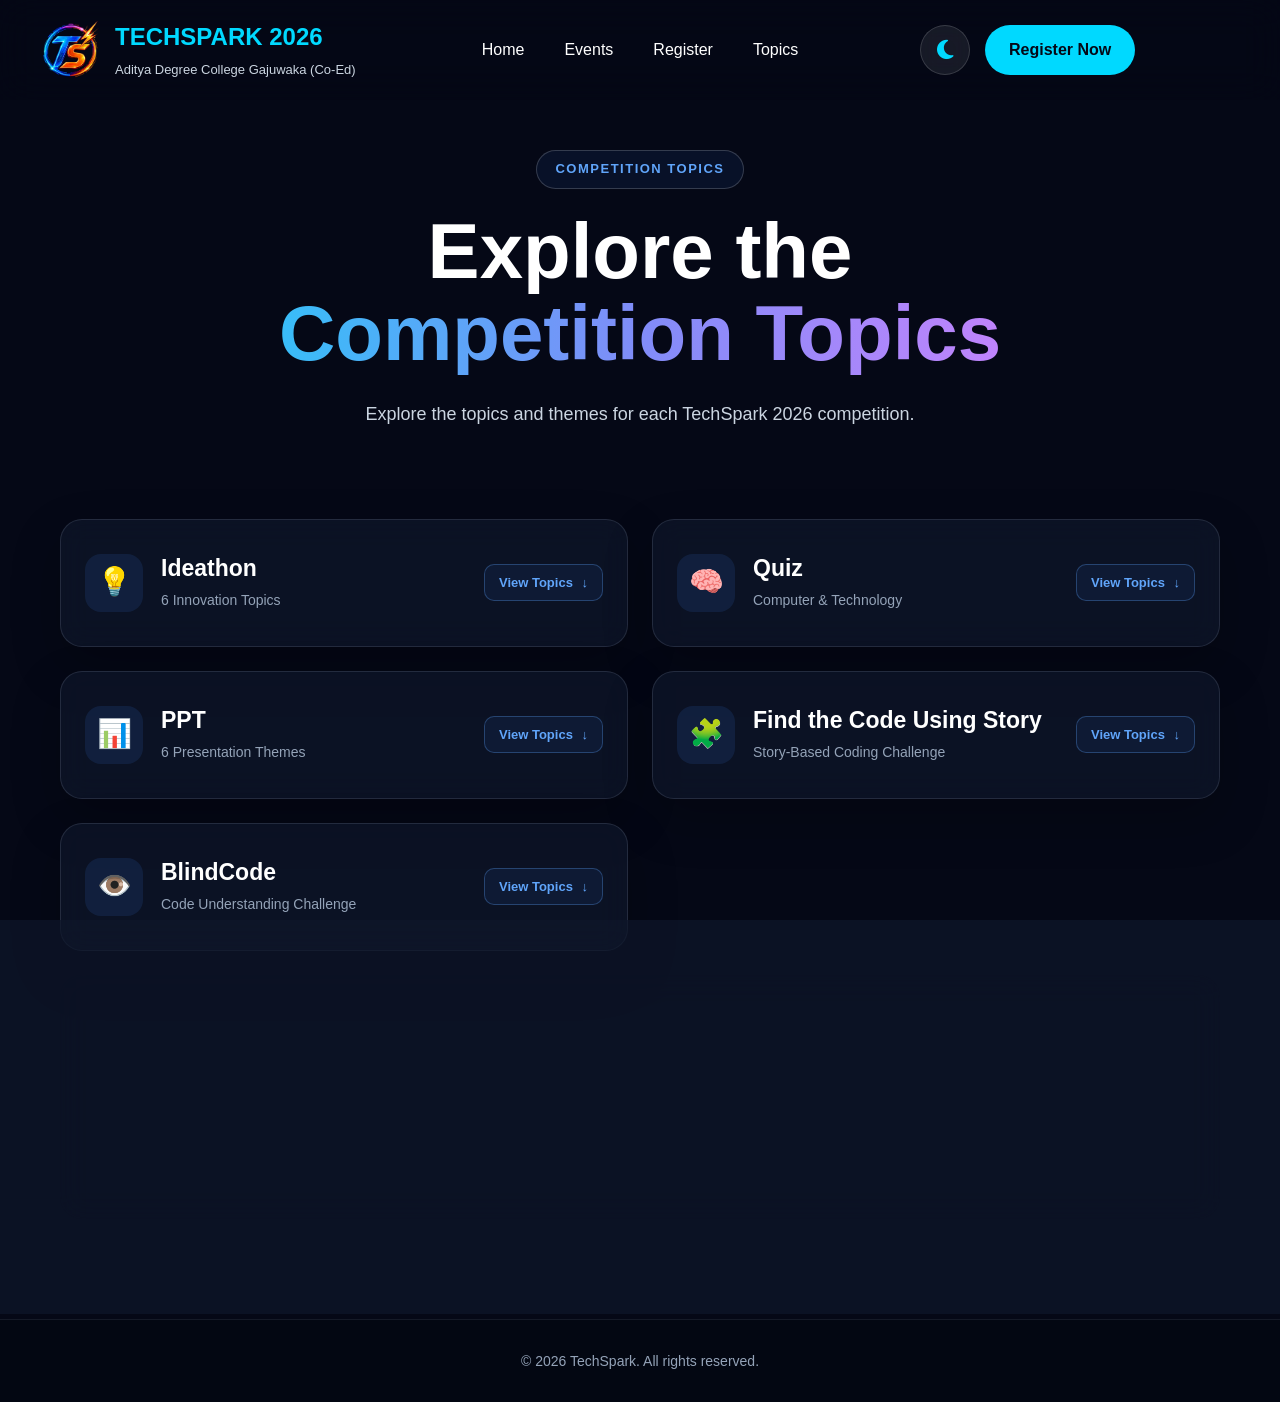
<file: topics.html>
<!DOCTYPE html>
<html lang="en">

<head>

    <meta charset="UTF-8">

    <meta
        name="viewport"
        content="width=device-width, initial-scale=1.0">

    <title>TechSpark 2026 | Topics</title>

    <link
        rel="stylesheet"
        href="css/style.css">

    <link
        rel="stylesheet"
        href="css/topics.css">
    <link
    rel="stylesheet"
    href="https://cdnjs.cloudflare.com/ajax/libs/font-awesome/6.6.0/css/all.min.css">
</head>

<body>

  <!-- =========================
     NAVBAR
========================= -->

<header>

    <nav class="navbar">

        <div class="logo">

            <img
                src="images/logo/leadership/logo.png"
                alt="College Logo">

            <div class="logo-text">

                <h2>TECHSPARK 2026</h2>

                <span>
                    Aditya Degree College Gajuwaka (Co-Ed)
                </span>

            </div>

        </div>


        <ul class="nav-links">

            <li>
                <a href="index.html">
                    Home
                </a>
            </li>

            <li>
                <a href="events.html">
                    Events
                </a>
            </li>

            <li>
                <a href="registration.html">
                    Register
                </a>
            </li>

            <li>
                <a href="topics.html" class="active">
                    Topics
                </a>
            </li>

        </ul>


        <div class="nav-actions">

            <button
                id="themeToggle"
                class="theme-btn"
                type="button">

                <i class="fa-solid fa-moon"></i>

            </button>


            <a
                href="registration.html"
                class="register-btn">

                Register Now

            </a>

        </div>

    </nav>

</header>
    <!-- =========================
         TOPICS HERO
    ========================== -->

    <main>

        <section class="topics-hero">

            <div class="topics-badge">
                COMPETITION TOPICS
            </div>

            <h1>
                Explore the
                <span>Competition Topics</span>
            </h1>

            <p>
                Explore the topics and themes for each
                TechSpark 2026 competition.
            </p>

        </section>


        <!-- =========================
             TOPIC CARDS
        ========================== -->

        <section class="topics-section">

            <div class="topics-grid">


                <!-- IDEATHON -->

                <article class="topic-card">

                    <div class="topic-card-header">

                        <div class="topic-icon">
                            💡
                        </div>

                        <div>

                            <h2>
                                Ideathon
                            </h2>

                            <p>
                                6 Innovation Topics
                            </p>

                        </div>

                        <button
                            class="topic-toggle"
                            type="button">

                            View Topics
                            <span>↓</span>

                        </button>

                    </div>


                    <div class="topic-content">

                        <ol>

                            <li>
                                <strong>
                                    Smart Campus Ecosystem
                                </strong>

                                <span>
                                    Attendance, notices, canteen orders,
                                    library & lost-found — unified into
                                    one campus app.
                                </span>
                            </li>


                            <li>
                                <strong>
                                    Hyperlocal Commerce Platform
                                </strong>

                                <span>
                                    Digital catalog, online orders &
                                    delivery for small shops and
                                    street vendors.
                                </span>
                            </li>


                            <li>
                                <strong>
                                    AI for Social Good
                                </strong>

                                <span>
                                    AI/ML for accessibility,
                                    agriculture yield prediction &
                                    disaster forecasting.
                                </span>
                            </li>


                            <li>
                                <strong>
                                    Fintech & Fraud Detection
                                </strong>

                                <span>
                                    Real-time UPI / transaction fraud
                                    detection using ML & blockchain-based
                                    security.
                                </span>
                            </li>


                            <li>
                                <strong>
                                    Smart City Infrastructure
                                </strong>

                                <span>
                                    IoT sensor networks optimizing
                                    traffic flow, energy grids &
                                    waste management.
                                </span>
                            </li>


                            <li>
                                <strong>
                                    Autonomous Systems & Robotics
                                </strong>

                                <span>
                                    Sensor fusion, path planning &
                                    real-time decisions for
                                    self-navigating robots/drones.
                                </span>
                            </li>

                        </ol>

                    </div>

                </article>


                <!-- QUIZ -->

                <article class="topic-card">

                    <div class="topic-card-header">

                        <div class="topic-icon">
                            🧠
                        </div>

                        <div>

                            <h2>
                                Quiz
                            </h2>

                            <p>
                                Computer & Technology
                            </p>

                        </div>

                        <button
                            class="topic-toggle"
                            type="button">

                            View Topics
                            <span>↓</span>

                        </button>

                    </div>


                    <div class="topic-content">

                        <ul>

                            <li>
                                Computer Terminology
                            </li>

                            <li>
                                Fundamental Concepts
                            </li>

                            <li>
                                Hardware
                            </li>

                            <li>
                                Software
                            </li>

                            <li>
                                Operating Systems
                            </li>

                            <li>
                                Networking
                            </li>

                            <li>
                                Databases
                            </li>

                            <li>
                                Programming Concepts
                            </li>

                            <li>
                                Digital Technology
                            </li>

                        </ul>

                    </div>

                </article>


                <!-- PPT -->

                <article class="topic-card">

                    <div class="topic-card-header">

                        <div class="topic-icon">
                            📊
                        </div>

                        <div>

                            <h2>
                                PPT
                            </h2>

                            <p>
                                6 Presentation Themes
                            </p>

                        </div>

                        <button
                            class="topic-toggle"
                            type="button">

                            View Topics
                            <span>↓</span>

                        </button>

                    </div>


                    <div class="topic-content">

                        <ol>

                            <li>
                                <strong>
                                    Health & AI
                                </strong>

                                <span>
                                    Technology & Medicine
                                </span>
                            </li>

                            <li>
                                <strong>
                                    Climate Change
                                </strong>

                                <span>
                                    Environment & Sustainability
                                </span>
                            </li>

                            <li>
                                <strong>
                                    Cyber Security
                                </strong>

                                <span>
                                    Digital Security
                                </span>
                            </li>

                            <li>
                                <strong>
                                    Space Exploration
                                </strong>

                                <span>
                                    Space & Science
                                </span>
                            </li>

                            <li>
                                <strong>
                                    Mental Health
                                </strong>

                                <span>
                                    Wellbeing & Awareness
                                </span>
                            </li>

                            <li>
                                <strong>
                                    FinTech
                                </strong>

                                <span>
                                    Finance & Technology
                                </span>
                            </li>

                        </ol>

                    </div>

                </article>


                <!-- FIND CODE -->

                <article class="topic-card">

                    <div class="topic-card-header">

                        <div class="topic-icon">
                            🧩
                        </div>

                        <div>

                            <h2>
                                Find the Code Using Story
                            </h2>

                            <p>
                                Story-Based Coding Challenge
                            </p>

                        </div>

                        <button
                            class="topic-toggle"
                            type="button">

                            View Topics
                            <span>↓</span>

                        </button>

                    </div>


                    <div class="topic-content">

                        <p>
                            Participants solve a story-based
                            coding challenge by identifying clues,
                            understanding the given logic and finding
                            the correct code or output.
                        </p>

                        <h3>
                            Programming Languages
                        </h3>

                        <div class="language-tags">

                            <span>C</span>
                            <span>Java</span>
                            <span>Python</span>
                            <span>
                                Basic Programming Concepts
                            </span>

                        </div>

                    </div>

                </article>


                <!-- BLIND CODE -->

                <article class="topic-card">

                    <div class="topic-card-header">

                        <div class="topic-icon">
                            👁️
                        </div>

                        <div>

                            <h2>
                                BlindCode
                            </h2>

                            <p>
                                Code Understanding Challenge
                            </p>

                        </div>

                        <button
                            class="topic-toggle"
                            type="button">

                            View Topics
                            <span>↓</span>

                        </button>

                    </div>


                    <div class="topic-content">

                        <p>
                            Participants read and understand
                            code without relying on an editor's
                            suggestions. The challenge focuses on
                            identifying syntax, logic, output and
                            errors in basic programs.
                        </p>

                        <h3>
                            Basic Programming Languages
                        </h3>

                        <div class="language-tags">

                            <span>C</span>
                            <span>Java</span>
                            <span>Python</span>

                        </div>

                    </div>

                </article>


                <!-- HACKATHON -->

                <article class="topic-card hackathon-card">

                    <div class="topic-card-header">

                        <div class="topic-icon">
                            ⚡
                        </div>

                        <div>

                            <h2>
                                Hackathon
                            </h2>

                            <p>
                                Software Development
                            </p>

                        </div>

                    </div>


                    <div class="hackathon-message">

                        <div class="live-dot"></div>

                        <h3>
                            Topics will be announced live
                        </h3>

                        <p>
                            Stay tuned for the official
                            Hackathon topic announcement.
                        </p>

                    </div>

                </article>


            </div>

        </section>

    </main>


    <!-- =========================
         FOOTER
    ========================== -->

    <footer class="site-footer">

        <p>
            © 2026 TechSpark. All rights reserved.
        </p>

    </footer>


    <script src="js/app.js"></script>

    <script>

        document
            .querySelectorAll(".topic-toggle")
            .forEach(button => {

                button.addEventListener(
                    "click",
                    function () {

                        const card =
                            this.closest(".topic-card");

                        card.classList.toggle("expanded");

                        const isOpen =
                            card.classList.contains("expanded");

                        this.innerHTML =
                            isOpen
                                ? `Hide Topics <span>↑</span>`
                                : `View Topics <span>↓</span>`;

                    }
                );

            });

    </script>

</body>

</html>
</file>
<file: css/style.css>
/* =====================================================
   TECHVERSA 2026
   PART 1 - GLOBAL STYLES
===================================================== */

*{
    margin:0;
    padding:0;
    box-sizing:border-box;
}

html{
    scroll-behavior:smooth;
}

body{

    font-family:'Poppins',sans-serif;

    background:#050816;

    color:#ffffff;

    overflow-x:hidden;

    line-height:1.6;

}

img{

    max-width:100%;

    display:block;

}

a{

    text-decoration:none;

    color:inherit;

}

ul{

    list-style:none;

}

section{

    width:100%;

    padding:90px 8%;

}

.container{

    width:100%;

    max-width:1300px;

    margin:auto;

}

/* Scrollbar */

::-webkit-scrollbar{

    width:10px;

}

::-webkit-scrollbar-track{

    background:#050816;

}

::-webkit-scrollbar-thumb{

    background:#00d9ff;

    border-radius:50px;

}

/* Progress Bar */

#progressBar{

    position:fixed;

    top:0;

    left:0;

    width:0%;

    height:4px;

    background:#00d9ff;

    z-index:99999;

}

/* ===========================
   NAVBAR
=========================== */

header{

    position:fixed;

    top:0;

    left:0;

    width:100%;

    z-index:9999;

    backdrop-filter:blur(18px);

    background:rgba(5,8,22,.72);

}

.navbar{

    max-width:1400px;

    margin:auto;

    padding:18px 40px;

    display:grid;

    grid-template-columns:320px 1fr 320px;

    align-items:center;

}

.logo{

    display:flex;

    align-items:center;

    gap:15px;

}

.logo img{

    width:60px;

}

.logo-text h2{

    font-size:24px;

    color:#00d9ff;

}

.logo-text span{

    font-size:13px;

    color:#cbd5e1;

}

.nav-links{

    display:flex;

    justify-content:center;

    align-items:center;

    gap:40px;

    list-style:none;

    margin:0;

    padding:0;

}

.nav-links a{

    color:#ffffff;

    transition:.3s;

}

.nav-links a:hover{

    color:#00d9ff;

}

.nav-actions{

    display:flex;

    align-items:center;

    gap:15px;

}

.register-btn{

    background:#00d9ff;

    color:#050816;

    padding:12px 24px;

    border-radius:40px;

    font-weight:600;

    transition:.3s;

}

.register-btn:hover{

    transform:translateY(-3px);

    box-shadow:0 0 20px rgba(0,217,255,.5);

}
/* =====================================================
   PART 2 - HERO SECTION
===================================================== */

.hero{

    min-height:100vh;

    display:flex;

    flex-direction:column;

    justify-content:center;

    align-items:center;

    text-align:center;

    position:relative;

    overflow:hidden;

    padding:140px 20px 80px;

    background:
    radial-gradient(circle at top,#0b1b45 0%,#050816 70%);

}

/* Floating Particles */

.particles{

    position:absolute;

    inset:0;

    overflow:hidden;

    pointer-events:none;

}

.particles span{

    position:absolute;

    width:6px;

    height:6px;

    border-radius:50%;

    background:#00d9ff;

    opacity:.6;

    animation:floatParticle 12s linear infinite;

}

.particles span:nth-child(1){top:10%;left:10%;}
.particles span:nth-child(2){top:20%;left:80%;}
.particles span:nth-child(3){top:70%;left:15%;}
.particles span:nth-child(4){top:80%;left:70%;}
.particles span:nth-child(5){top:35%;left:40%;}
.particles span:nth-child(6){top:60%;left:55%;}
.particles span:nth-child(7){top:15%;left:60%;}
.particles span:nth-child(8){top:55%;left:90%;}
.particles span:nth-child(9){top:85%;left:30%;}
.particles span:nth-child(10){top:40%;left:5%;}

@keyframes floatParticle{

    0%{

        transform:translateY(0) scale(1);

        opacity:.2;

    }

    50%{

        opacity:1;

    }

    100%{

        transform:translateY(-120px) scale(1.8);

        opacity:0;

    }

}

/* Hero Content */

.hero-content{

    width:100%;

    max-width:900px;

    margin:auto;

    display:flex;

    flex-direction:column;

    justify-content:center;

    align-items:center;

    position:relative;

    z-index:2;

    animation:heroFade 1.2s ease;

}

@keyframes heroFade{

    from{

        opacity:0;

        transform:translateY(50px);

    }

    to{

        opacity:1;

        transform:translateY(0);

    }

}

/* Badge */

.badge{

    display:inline-flex;

    align-items:center;

    gap:10px;

    padding:10px 22px;

    border-radius:40px;

    background:rgba(0,217,255,.12);

    border:1px solid rgba(0,217,255,.35);

    color:#00d9ff;

    margin-bottom:25px;

}

/* Heading */

.hero-content h1{

    font-size:clamp(52px,8vw,95px);

    font-weight:800;

    line-height:1.05;

    margin-bottom:18px;

}

.hero-content h1 span{

    color:#00d9ff;

}

.hero-content h3{

    font-size:26px;

    color:#cbd5e1;

    margin-bottom:20px;

}

.hero-content p{

    max-width:750px;

    font-size:20px;

    color:#d1d5db;

    margin-bottom:35px;

}

/* Buttons */

.hero-buttons{

    display:flex;

    gap:20px;

    flex-wrap:wrap;

    justify-content:center;

}

.btn-primary{

    background:#00d9ff;

    color:#050816;

    padding:15px 34px;

    border-radius:50px;

    font-weight:700;

    transition:.3s;

}

.btn-primary:hover{

    transform:translateY(-5px);

}

.btn-secondary{

    border:2px solid #00d9ff;

    color:#00d9ff;

    padding:15px 34px;

    border-radius:50px;

    transition:.3s;

}

.btn-secondary:hover{

    background:#00d9ff;

    color:#050816;

}
/* =====================================================
   PART 3 - COUNTDOWN
===================================================== */

.countdown-container{

    width:100%;

    display:flex;

    flex-direction:column;

    justify-content:center;

    align-items:center;

    margin-top:50px;

    position:relative;

    z-index:2;

}

.countdown-container h3{

    color:#00d9ff;

    font-size:20px;

    letter-spacing:3px;

    margin-bottom:25px;

    text-transform:uppercase;

}

.countdown{

    display:flex;

    justify-content:center;

    align-items:center;

    gap:25px;

    flex-wrap:wrap;

}

.time-box{

    width:140px;

    height:140px;

    display:flex;

    flex-direction:column;

    justify-content:center;

    align-items:center;

    border-radius:22px;

    background:rgba(255,255,255,.06);

    border:1px solid rgba(0,217,255,.25);

    backdrop-filter:blur(15px);

    transition:.35s;

    box-shadow:0 0 25px rgba(0,217,255,.08);

}

.time-box:hover{

    transform:translateY(-10px);

    box-shadow:0 0 30px rgba(0,217,255,.35);

    border-color:#00d9ff;

}

.time-box span{

    font-size:54px;

    font-weight:700;

    color:#00d9ff;

    line-height:1;

}

.time-box small{

    margin-top:10px;

    font-size:15px;

    color:#d1d5db;

    letter-spacing:1px;

}

/* Mobile */

@media(max-width:768px){

    .countdown{

        gap:15px;

    }

    .time-box{

        width:100px;

        height:100px;

    }

    .time-box span{

        font-size:36px;

    }

}
/* =====================================================
   PART 4 - LEADERSHIP & COORDINATORS
===================================================== */

.section-title{

    text-align:center;

    margin-bottom:60px;

}

.section-title span{

    color:#00d9ff;

    font-size:18px;

    font-weight:600;

    letter-spacing:2px;

    text-transform:uppercase;

}

.section-title h2{

    font-size:42px;

    margin:15px 0;

    color:#ffffff;

}

.section-title p{

    max-width:750px;

    margin:auto;

    color:#cbd5e1;

    font-size:18px;

}

/* ================= LEADERSHIP ================= */

.leadership{

    padding:100px 8%;

}

.leadership-grid{

    display:grid;

    grid-template-columns:repeat(auto-fit,minmax(280px,1fr));

    gap:35px;

}

.leader-card{

    background:rgba(255,255,255,.05);

    border:1px solid rgba(255,255,255,.08);

    border-radius:24px;

    padding:30px;

    text-align:center;

    backdrop-filter:blur(16px);

    transition:.35s;

}

.leader-card:hover{

    transform:translateY(-10px);

    border-color:#00d9ff;

    box-shadow:0 0 35px rgba(0,217,255,.20);

}

.leader-card img{

    width:140px;

    height:140px;

    border-radius:50%;

    object-fit:cover;

    margin:auto;

    border:4px solid #00d9ff;

}

.leader-card h3{

    margin-top:20px;

    font-size:24px;

}

.leader-card h4{

    color:#00d9ff;

    margin:8px 0;

}

.leader-card p{

    color:#cbd5e1;

}

/* ================= COORDINATORS ================= */

.coordinators{

    padding:100px 8%;

}

.coordinator-grid{

    display:grid;

    grid-template-columns:repeat(auto-fit,minmax(260px,1fr));

    gap:30px;

}

.coordinator-card{

    background:rgba(255,255,255,.05);

    border-radius:22px;

    padding:30px;

    text-align:center;

    border:1px solid rgba(255,255,255,.08);

    transition:.35s;

}

.coordinator-card:hover{

    transform:translateY(-10px);

    border-color:#00d9ff;

    box-shadow:0 0 30px rgba(0,217,255,.18);

}

.card-top{

    width:80px;

    height:80px;

    margin:auto;

    border-radius:50%;

    display:flex;

    justify-content:center;

    align-items:center;

    background:#00d9ff;

    color:#050816;

    font-size:34px;

    margin-bottom:20px;

}

.coordinator-card h3{

    font-size:24px;

}

.coordinator-card h4{

    color:#00d9ff;

    margin:10px 0;

}

.call-btn,
.whatsapp-btn{

    display:block;

    margin-top:15px;

    padding:12px;

    border-radius:40px;

    font-weight:600;

    transition:.3s;

}

.call-btn{

    background:#00d9ff;

    color:#050816;

}

.whatsapp-btn{

    background:#25D366;

    color:#fff;

}

.call-btn:hover,
.whatsapp-btn:hover{

    transform:scale(1.05);

}
/* =====================================================
   PART 5 - ADMINISTRATION & STATISTICS
===================================================== */

/* ===========================
   ADMINISTRATION
=========================== */

.administration{

    padding:100px 8%;

}

.admin-grid{

    display:grid;

    grid-template-columns:repeat(auto-fit,minmax(300px,1fr));

    gap:35px;

}

.admin-card{

    background:rgba(255,255,255,.05);

    backdrop-filter:blur(18px);

    border:1px solid rgba(255,255,255,.08);

    border-radius:25px;

    text-align:center;

    padding:30px;

    transition:.35s;

}

.admin-card:hover{

    transform:translateY(-10px);

    border-color:#00d9ff;

    box-shadow:0 0 35px rgba(0,217,255,.20);

}

.admin-card img{

    width:160px;

    height:160px;

    object-fit:cover;

    border-radius:50%;

    border:4px solid #00d9ff;

    margin:auto;

}

.admin-card h3{

    margin-top:20px;

    font-size:26px;

}

.admin-card h4{

    margin:8px 0;

    color:#00d9ff;

}

.admin-card p{

    color:#cbd5e1;

}

/* ===========================
   STATISTICS
=========================== */

.stats-section{

    padding:100px 8%;

}

.stats-grid{

    display:grid;

    grid-template-columns:repeat(auto-fit,minmax(220px,1fr));

    gap:30px;

}

.stat-card{

    background:rgba(255,255,255,.05);

    border-radius:25px;

    padding:35px;

    text-align:center;

    border:1px solid rgba(255,255,255,.08);

    backdrop-filter:blur(18px);

    transition:.35s;

}

.stat-card:hover{

    transform:translateY(-10px);

    border-color:#00d9ff;

    box-shadow:0 0 35px rgba(0,217,255,.18);

}

.stat-card h2{

    font-size:52px;

    color:#00d9ff;

    margin-bottom:12px;

}

.stat-card p{

    font-size:18px;

    color:#d1d5db;

}

.plus{

    color:#00d9ff;

}
/* =====================================================
   PART 6 - FOOTER + ANIMATIONS + RESPONSIVE
===================================================== */

/* ===========================
   FOOTER
=========================== */

footer{

    background:#030712;

    padding:60px 8% 30px;

    text-align:center;

    border-top:1px solid rgba(255,255,255,.08);

}

.footer-logo{

    font-size:34px;

    font-weight:700;

    color:#00d9ff;

    margin-bottom:15px;

}

.footer-text{

    color:#cbd5e1;

    max-width:700px;

    margin:auto;

    margin-bottom:25px;

}

.footer-social{

    display:flex;

    justify-content:center;

    gap:20px;

    margin-bottom:25px;

}

.footer-social a{

    width:50px;

    height:50px;

    border-radius:50%;

    display:flex;

    justify-content:center;

    align-items:center;

    background:rgba(255,255,255,.05);

    color:#00d9ff;

    transition:.3s;

    font-size:20px;

}

.footer-social a:hover{

    background:#00d9ff;

    color:#050816;

    transform:translateY(-5px);

}

.footer-copy{

    color:#94a3b8;

    font-size:15px;

}

/* ===========================
   SCROLL REVEAL
=========================== */

.reveal{

    opacity:0;

    transform:translateY(70px);

    transition:1s ease;

}

.reveal.active{

    opacity:1;

    transform:translateY(0);

}

/* ===========================
   GLOW EFFECT
=========================== */

.glow{

    box-shadow:0 0 25px rgba(0,217,255,.25);

}

/* ===========================
   MOBILE RESPONSIVE
=========================== */

@media(max-width:992px){

    .navbar{

        flex-direction:column;

        gap:20px;

        padding:20px;

    }

    .nav-links{

        flex-wrap:wrap;

        justify-content:center;

    }

    .hero-content h1{

        font-size:56px;

    }

    .hero-content h3{

        font-size:22px;

    }

}

@media(max-width:768px){

    .hero{

        padding-top:170px;

    }

    .hero-content h1{

        font-size:44px;

    }

    .hero-content p{

        font-size:17px;

    }

    .hero-buttons{

        flex-direction:column;

        width:100%;

    }

    .btn-primary,
    .btn-secondary{

        width:100%;

        text-align:center;

    }

    .section-title h2{

        font-size:32px;

    }

}

@media(max-width:480px){

    .hero-content h1{

        font-size:34px;

    }

    .time-box{

        width:85px;

        height:85px;

    }

    .time-box span{

        font-size:28px;

    }

}
/* =====================================================
   PART 7 - PREMIUM FINISH
===================================================== */

/* ===========================
   CURSOR GLOW
=========================== */

.cursor-glow{

    position:fixed;

    width:25px;

    height:25px;

    border-radius:50%;

    background:rgba(0,217,255,.35);

    pointer-events:none;

    transform:translate(-50%,-50%);

    z-index:99999;

    filter:blur(12px);

    transition:transform .08s linear;

}

/* ===========================
   GLASS EFFECT
=========================== */

.glass{

    background:rgba(255,255,255,.05);

    backdrop-filter:blur(20px);

    border:1px solid rgba(255,255,255,.08);

}

/* ===========================
   CARD HOVER
=========================== */

.leader-card,
.coordinator-card,
.admin-card,
.stat-card,
.time-box{

    transition:
        transform .35s ease,
        box-shadow .35s ease,
        border-color .35s ease;

}

.leader-card:hover,
.coordinator-card:hover,
.admin-card:hover,
.stat-card:hover,
.time-box:hover{

    transform:translateY(-10px) scale(1.02);

    border-color:#00d9ff;

    box-shadow:0 15px 40px rgba(0,217,255,.25);

}

/* ===========================
   BUTTON HOVER
=========================== */

.btn-primary,
.btn-secondary,
.register-btn,
.call-btn,
.whatsapp-btn{

    transition:.35s;

}

.btn-primary:hover,
.register-btn:hover{

    transform:translateY(-5px);

    box-shadow:0 10px 25px rgba(0,217,255,.35);

}

.btn-secondary:hover{

    transform:translateY(-5px);

}

/* ===========================
   FLOATING ANIMATION
=========================== */

@keyframes floating{

    0%{

        transform:translateY(0);

    }

    50%{

        transform:translateY(-10px);

    }

    100%{

        transform:translateY(0);

    }

}

.logo img{

    animation:floating 4s ease-in-out infinite;

}

/* ===========================
   SECTION SPACING
=========================== */

.hero,
.leadership,
.coordinators,
.administration,
.stats-section{

    position:relative;

    z-index:2;

}

/* ===========================
   SELECTION COLOR
=========================== */

::selection{

    background:#00d9ff;

    color:#050816;

}
/* =====================================================
   PART 9 - PREMIUM FINISH
===================================================== */

/* Floating Animation */

@keyframes floating{

    0%{
        transform:translateY(0);
    }

    50%{
        transform:translateY(-10px);
    }

    100%{
        transform:translateY(0);
    }

}

/* Logo */

.logo img{

    animation:floating 4s ease-in-out infinite;

}

/* Section Hover */

.leader-card,
.coordinator-card,
.admin-card,
.stat-card,
.time-box{

    transition:.35s ease;

}

.leader-card:hover,
.coordinator-card:hover,
.admin-card:hover,
.stat-card:hover,
.time-box:hover{

    transform:translateY(-10px);

    box-shadow:0 15px 35px rgba(0,217,255,.25);

}

/* Button Hover */

.register-btn,
.btn-primary,
.btn-secondary,
.call-btn,
.whatsapp-btn{

    transition:.35s;

}

.register-btn:hover,
.btn-primary:hover,
.btn-secondary:hover,
.call-btn:hover,
.whatsapp-btn:hover{

    transform:translateY(-5px);

}

/* Image Zoom */

img{

    transition:.35s;

}

.leader-card img:hover,
.admin-card img:hover{

    transform:scale(1.06);

}

/* Selection */

::selection{

    background:#00d9ff;

    color:#050816;

}
/* ===========================
   FLOATING ACTION BUTTONS
=========================== */

.fab-container{

    position:fixed;

    right:25px;

    bottom:25px;

    display:flex;

    flex-direction:column;

    gap:15px;

    z-index:9999;

}

.fab{

    width:65px;

    height:65px;

    border-radius:50%;

    display:flex;

    justify-content:center;

    align-items:center;

    text-decoration:none;

    color:#fff;

    font-size:28px;

    box-shadow:0 10px 30px rgba(0,0,0,.3);

    transition:.35s;

}

.fab:hover{

    transform:translateY(-6px) scale(1.08);

}

.whatsapp{

    background:#25D366;

}

.call{

    background:#2563eb;

}
/* ===========================
   THEME BUTTON
=========================== */

.theme-btn{

    width:50px;

    height:50px;

    border:none;

    border-radius:50%;

    display:flex;

    justify-content:center;

    align-items:center;

    background:rgba(255,255,255,.08);

    border:1px solid rgba(255,255,255,.15);

    color:#00d9ff;

    cursor:pointer;

    font-size:22px;

    backdrop-filter:blur(10px);

    transition:.35s;

}

.theme-btn:hover{

    background:#00d9ff;

    color:#050816;

    transform:translateY(-3px);

    box-shadow:0 0 20px rgba(0,217,255,.4);

}

/* ===========================
   LIGHT THEME
=========================== */

body.light-theme{

    background:#F8FAFC;

    color:#111827;

}

body.light-theme header{

    background:#ffffff;

}

body.light-theme .hero{

    background:#f5f7fb;

}

body.light-theme .leader-card,
body.light-theme .admin-card,
body.light-theme .coordinator-card,
body.light-theme .stat-card,
body.light-theme .time-box{

    background:#ffffff;

    border:1px solid #E5E7EB;

    box-shadow:0 12px 30px rgba(0,0,0,.08);

}

body.light-theme h1,
body.light-theme h2,
body.light-theme h3,
body.light-theme h4,
body.light-theme h5{

    color:#111827;

}

body.light-theme p,
body.light-theme span,
body.light-theme li{

    color:#475569;

}
body.light-theme .nav-links a{

    color:#111827;

}
/* ===================================
   LIGHT THEME - LEADERSHIP
=================================== */

body.light-theme .section-title span{

    background:#E0F7FF;

    color:#0284C7;

    border:1px solid #7DD3FC;

    padding:8px 18px;

    border-radius:30px;

    font-weight:600;

}

body.light-theme .leader-card h3,
body.light-theme .admin-card h3{

    color:#111827;

}

body.light-theme .leader-card h4,
body.light-theme .admin-card h4{

    color:#0284C7;

}

body.light-theme .leader-card p,
body.light-theme .admin-card p{

    color:#64748B;

}
/* ===================================
   LIGHT THEME - HERO
=================================== */

body.light-theme .hero{

    background:#F8FAFC;

}

body.light-theme .hero-content p{

    color:#475569;

}

body.light-theme .badge{

    background:#E0F7FF;

    color:#0284C7;

    border:1px solid #7DD3FC;

}
/* ===== Light Theme Leadership ===== */

body.light-theme .leadership{

    background:#f8fafc;

}

body.light-theme .leadership .section-title h2{

    color:#111827 !important;

    opacity:1 !important;

}

body.light-theme .leadership .section-title p{

    color:#475569 !important;

    opacity:1 !important;

}

body.light-theme .leadership .section-title span{

    color:#0284c7 !important;

}
/* ===== Light Theme Administration ===== */

body.light-theme .administration{

    background:#f8fafc;

}

body.light-theme .administration .section-title h2{

    color:#111827 !important;

    opacity:1 !important;

}

body.light-theme .administration .section-title p{

    color:#475569 !important;

    opacity:1 !important;

}

body.light-theme .administration .section-title span{

    color:#0284c7 !important;

}
/* ===========================
   LIGHT THEME FIX
=========================== */

body.light-theme .section-title h2{

    color:#111827 !important;

}

body.light-theme .section-title p{

    color:#475569 !important;

}

body.light-theme .section-title span{

    color:#0284c7 !important;

}

body.light-theme .leadership{

    background:#f8fafc !important;

}

body.light-theme .administration{

    background:#f8fafc !important;

}
</file>
<file: css/topics.css>
/* =========================================
   TECHSPARK TOPICS PAGE
========================================= */

.topics-hero {
    min-height: 48vh;
    padding: 150px 20px 70px;
    display: flex;
    flex-direction: column;
    justify-content: center;
    align-items: center;
    text-align: center;
}

.topics-badge {
    display: inline-flex;
    align-items: center;
    justify-content: center;
    padding: 8px 18px;
    border: 1px solid rgba(255, 255, 255, 0.18);
    border-radius: 999px;
    font-size: 13px;
    font-weight: 700;
    letter-spacing: 1.5px;
    color: #60a5fa;
    background: rgba(59, 130, 246, 0.08);
    margin-bottom: 22px;
}

.topics-hero h1 {
    margin: 0;
    max-width: 900px;
    font-size: clamp(42px, 7vw, 78px);
    line-height: 1.05;
    font-weight: 800;
    color: #ffffff;
}

.topics-hero h1 span {
    display: block;
    background: linear-gradient(
        90deg,
        #38bdf8,
        #818cf8,
        #c084fc
    );
    -webkit-background-clip: text;
    background-clip: text;
    color: transparent;
}

.topics-hero p {
    max-width: 700px;
    margin: 24px auto 0;
    color: #cbd5e1;
    font-size: 18px;
    line-height: 1.7;
}


/* =========================================
   TOPICS SECTION
========================================= */

.topics-section {
    width: 100%;
    max-width: 1200px;
    margin: 0 auto;
    padding: 20px 20px 100px;
}

.topics-grid {
    display: grid;
    grid-template-columns: repeat(2, minmax(0, 1fr));
    gap: 24px;
}


/* =========================================
   TOPIC CARD
========================================= */

.topic-card {
    position: relative;
    overflow: hidden;

    border: 1px solid rgba(148, 163, 184, 0.18);
    border-radius: 22px;

    background: rgba(15, 23, 42, 0.72);

    box-shadow:
        0 20px 50px rgba(0, 0, 0, 0.22);

    backdrop-filter: blur(14px);

    transition:
        transform 0.3s ease,
        border-color 0.3s ease,
        box-shadow 0.3s ease;
}

.topic-card:hover {
    transform: translateY(-5px);
    border-color: rgba(96, 165, 250, 0.45);

    box-shadow:
        0 25px 60px rgba(0, 0, 0, 0.28);
}


/* =========================================
   CARD HEADER
========================================= */

.topic-card-header {
    min-height: 125px;

    display: grid;
    grid-template-columns: auto 1fr auto;
    align-items: center;

    gap: 18px;

    padding: 24px;
}

.topic-icon {
    width: 58px;
    height: 58px;

    display: flex;
    align-items: center;
    justify-content: center;

    border-radius: 16px;

    background: rgba(59, 130, 246, 0.12);

    font-size: 28px;

    flex-shrink: 0;
}

.topic-card-header h2 {
    margin: 0 0 7px;

    font-size: 23px;
    line-height: 1.25;

    color: #ffffff;
}

.topic-card-header p {
    margin: 0;

    color: #94a3b8;

    font-size: 14px;
    line-height: 1.5;
}


/* =========================================
   VIEW TOPICS BUTTON
========================================= */

.topic-toggle {
    border: 1px solid rgba(96, 165, 250, 0.3);

    background: rgba(59, 130, 246, 0.08);

    color: #60a5fa;

    padding: 10px 14px;

    border-radius: 10px;

    font-size: 13px;
    font-weight: 700;

    cursor: pointer;

    white-space: nowrap;

    transition:
        background 0.25s ease,
        color 0.25s ease,
        transform 0.25s ease;
}

.topic-toggle:hover {
    background: rgba(59, 130, 246, 0.18);
}

.topic-toggle span {
    margin-left: 5px;
}


/* =========================================
   EXPANDABLE CONTENT
========================================= */

.topic-content {
    max-height: 0;

    overflow: hidden;

    opacity: 0;

    padding: 0 24px;

    border-top: 1px solid transparent;

    transition:
        max-height 0.45s ease,
        opacity 0.3s ease,
        padding 0.45s ease,
        border-color 0.3s ease;
}

.topic-card.expanded .topic-content {
    max-height: 1000px;

    opacity: 1;

    padding: 0 24px 26px;

    border-top-color:
        rgba(148, 163, 184, 0.12);
}


/* =========================================
   TOPIC LIST
========================================= */

.topic-content ol,
.topic-content ul {
    margin: 22px 0 0;
    padding-left: 22px;
}

.topic-content li {
    margin-bottom: 18px;

    color: #cbd5e1;

    line-height: 1.65;
}

.topic-content li:last-child {
    margin-bottom: 0;
}

.topic-content li strong {
    display: block;

    margin-bottom: 4px;

    color: #f8fafc;

    font-size: 15px;
}

.topic-content li span {
    display: block;

    color: #94a3b8;

    font-size: 14px;
}


/* =========================================
   FIND CODE / BLIND CODE
========================================= */

.topic-content p {
    margin: 22px 0 20px;

    color: #cbd5e1;

    line-height: 1.7;
}

.topic-content h3 {
    margin: 0 0 14px;

    color: #f8fafc;

    font-size: 17px;
}

.language-tags {
    display: flex;

    flex-wrap: wrap;

    gap: 8px;
}

.language-tags span {
    padding: 7px 12px;

    border-radius: 999px;

    background: rgba(96, 165, 250, 0.1);

    border: 1px solid rgba(96, 165, 250, 0.2);

    color: #93c5fd;

    font-size: 13px;

    font-weight: 600;
}


/* =========================================
   HACKATHON
========================================= */

.hackathon-card {
    grid-column: 1 / -1;
}

.hackathon-message {
    padding: 0 24px 28px;

    text-align: center;
}

.live-dot {
    width: 10px;
    height: 10px;

    margin: 4px auto 14px;

    border-radius: 50%;

    background: #ef4444;

    box-shadow:
        0 0 0 6px rgba(239, 68, 68, 0.1),
        0 0 18px rgba(239, 68, 68, 0.55);
}

.hackathon-message h3 {
    margin: 0 0 8px;

    color: #ffffff;

    font-size: 19px;
}

.hackathon-message p {
    margin: 0;

    color: #94a3b8;

    font-size: 14px;
}


/* =========================================
   FOOTER
========================================= */

.site-footer {
    padding: 30px 20px;

    text-align: center;

    border-top: 1px solid rgba(148, 163, 184, 0.12);
}

.site-footer p {
    margin: 0;

    color: #94a3b8;

    font-size: 14px;
}


/* =========================================
   LIGHT THEME
========================================= */

body.light-theme .topics-badge {
    border-color: rgba(30, 41, 59, 0.12);

    background: rgba(59, 130, 246, 0.06);

    color: #2563eb;
}

body.light-theme .topics-hero h1 {
    color: #0f172a;
}

body.light-theme .topics-hero p {
    color: #475569;
}

body.light-theme .topic-card {
    background: rgba(255, 255, 255, 0.92);

    border-color: rgba(15, 23, 42, 0.1);

    box-shadow:
        0 18px 45px rgba(15, 23, 42, 0.08);
}

body.light-theme .topic-card:hover {
    border-color: rgba(37, 99, 235, 0.3);

    box-shadow:
        0 22px 50px rgba(15, 23, 42, 0.12);
}

body.light-theme .topic-card-header h2 {
    color: #0f172a;
}

body.light-theme .topic-card-header p {
    color: #64748b;
}

body.light-theme .topic-content {
    border-top-color: transparent;
}

body.light-theme .topic-card.expanded .topic-content {
    border-top-color: rgba(15, 23, 42, 0.08);
}

body.light-theme .topic-content li {
    color: #334155;
}

body.light-theme .topic-content li strong {
    color: #0f172a;
}

body.light-theme .topic-content li span {
    color: #64748b;
}

body.light-theme .topic-content p {
    color: #334155;
}

body.light-theme .topic-content h3 {
    color: #0f172a;
}

body.light-theme .hackathon-message h3 {
    color: #0f172a;
}

body.light-theme .hackathon-message p {
    color: #64748b;
}

body.light-theme .site-footer {
    border-top-color: rgba(15, 23, 42, 0.08);
}


/* =========================================
   TABLET
========================================= */

@media (max-width: 900px) {

    .topics-grid {
        grid-template-columns: 1fr;
    }

    .hackathon-card {
        grid-column: auto;
    }

}


/* =========================================
   MOBILE
========================================= */

@media (max-width: 600px) {

    .topics-hero {
        min-height: 42vh;

        padding:
            130px
            18px
            55px;
    }

    .topics-hero h1 {
        font-size: 42px;
    }

    .topics-hero p {
        font-size: 16px;
    }

    .topics-section {
        padding:
            10px
            14px
            70px;
    }

    .topic-card-header {
        grid-template-columns:
            auto 1fr;

        padding: 20px;
    }

    .topic-toggle {
        grid-column: 1 / -1;

        width: 100%;
    }

    .topic-icon {
        width: 50px;
        height: 50px;

        font-size: 24px;
    }

    .topic-card-header h2 {
        font-size: 20px;
    }

    .topic-content {
        padding-left: 20px;
        padding-right: 20px;
    }

    .topic-card.expanded .topic-content {
        padding-left: 20px;
        padding-right: 20px;
    }

}
</file>
